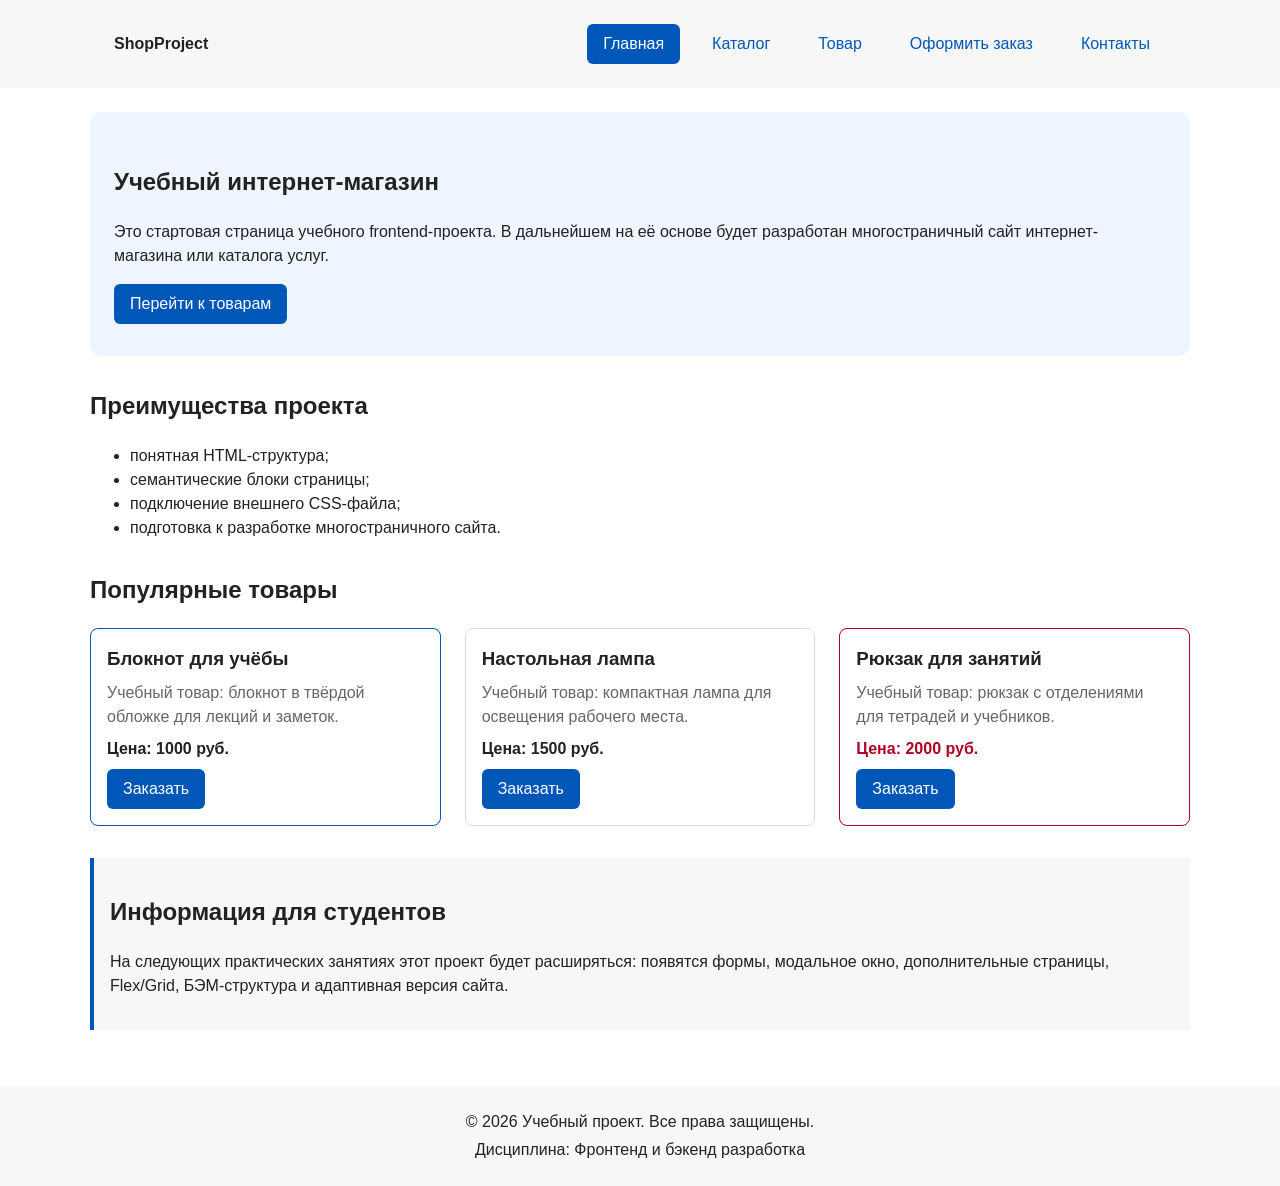
<file: index.html>
<!DOCTYPE html>
<html lang="ru">
<head>
  <meta charset="UTF-8">
  <meta name="viewport" content="width=device-width, initial-scale=1.0">
  <title>Учебный интернет-магазин</title>
  <link rel="stylesheet" href="css/style.css">
  <script src="js/main.js" defer></script>

  <meta property="og:type" content="website">
  <meta property="og:title" content="Учебный интернет-магазин">
  <meta
    property="og:description"
    content="Учебный frontend-проект интернет-магазина."
  >
  <meta
    property="og:image"
    content="https://ashurvel-rgb.github.io/kr1-html-css-shop/images/preview.jpg"
  >
</head>
<body>
  <!-- Шапка и навигация по разделам текущей страницы. -->
  <header class="site-header">
    <div class="site-header__inner">
      <a class="site-header__logo" href="index.html">ShopProject</a>
      <nav class="site-nav" aria-label="Основная навигация">
        <ul class="site-nav__list">
          <li class="site-nav__item"><a class="site-nav__link site-nav__link--active" href="index.html">Главная</a></li>
          <li class="site-nav__item"><a class="site-nav__link" href="catalog.html">Каталог</a></li>
          <li class="site-nav__item"><a class="site-nav__link" href="product.html">Товар</a></li>
          <li class="site-nav__item"><a class="site-nav__link" href="order.html">Оформить заказ</a></li>
          <li class="site-nav__item"><a class="site-nav__link" href="contacts.html">Контакты</a></li>
        </ul>
      </nav>
    </div>
  </header>

  <!-- Единственный main содержит основное содержимое страницы. -->
  <main>
    <section class="hero">
      <h1 class="hero__title">Учебный интернет-магазин</h1>
      <p class="hero__description">
        Это стартовая страница учебного frontend-проекта.
        В дальнейшем на её основе будет разработан многостраничный сайт
        интернет-магазина или каталога услуг.
      </p>
      <a class="button button--primary hero__action" href="#popular">Перейти к товарам</a>
    </section>

    <section class="section" id="advantages">
      <h2>Преимущества проекта</h2>
      <ul class="advantages-list">
        <li>понятная HTML-структура;</li>
        <li>семантические блоки страницы;</li>
        <li>подключение внешнего CSS-файла;</li>
        <li>подготовка к разработке многостраничного сайта.</li>
      </ul>
    </section>

    <section class="section" id="popular">
      <h2>Популярные товары</h2>
      <div class="products-grid">
        <!-- Каждая карточка — самостоятельный смысловой блок article. -->
        <article class="product-card product-card--featured">
          <h3 class="product-card__title">Блокнот для учёбы</h3>
          <p class="product-card__description">Учебный товар: блокнот в твёрдой обложке для лекций и заметок.</p>
          <p class="product-card__price">Цена: 1000 руб.</p>
          <button class="button button--primary product-card__button" type="button" data-product="Блокнот для учёбы">
            Заказать
          </button>
        </article>
        <article class="product-card">
          <h3 class="product-card__title">Настольная лампа</h3>
          <p class="product-card__description">Учебный товар: компактная лампа для освещения рабочего места.</p>
          <p class="product-card__price">Цена: 1500 руб.</p>
          <button class="button button--primary product-card__button" type="button" data-product="Настольная лампа">
            Заказать
          </button>
        </article>
        <article class="product-card product-card--discount">
          <h3 class="product-card__title">Рюкзак для занятий</h3>
          <p class="product-card__description">Учебный товар: рюкзак с отделениями для тетрадей и учебников.</p>
          <p class="product-card__price">Цена: 2000 руб.</p>
          <button class="button button--primary product-card__button" type="button" data-product="Рюкзак для занятий">
            Заказать
          </button>
        </article>
      </div>
    </section>

    <aside class="aside-info">
      <h2>Информация для студентов</h2>
      <p>
        На следующих практических занятиях этот проект будет расширяться:
        появятся формы, модальное окно, дополнительные страницы, Flex/Grid,
        БЭМ-структура и адаптивная версия сайта.
      </p>
    </aside>
  </main>

  <footer class="site-footer" id="contacts">
    <p class="site-footer__text">&copy; 2026 Учебный проект. Все права защищены.</p>
    <p class="site-footer__text">Дисциплина: Фронтенд и бэкенд разработка</p>
  </footer>
<dialog class="order-dialog" id="order-dialog" aria-labelledby="order-dialog-title">
  <h2 class="order-dialog__title" id="order-dialog-title">Оформление заявки</h2>

  <form class="order-form" id="order-form" action="#" method="post" novalidate>
    <input id="selected-product" name="selected-product" type="hidden">

    <div class="order-form__field">
      <label class="order-form__label" for="order-name">Имя</label>
      <input
        class="order-form__input"
        id="order-name"
        name="name"
        type="text"
        placeholder="Введите ваше имя"
        minlength="2"
        autocomplete="given-name"
        required
      >
    </div>

    <div class="order-form__field">
      <label class="order-form__label" for="order-email">E-mail</label>
      <input
        class="order-form__input"
        id="order-email"
        name="email"
        type="email"
        placeholder="example@mail.ru"
        autocomplete="email"
        required
      >
    </div>

    <div class="order-form__field">
      <label class="order-form__label" for="order-phone">Телефон</label>
      <input
        class="order-form__input"
        id="order-phone"
        name="phone"
        type="tel"
        inputmode="tel"
        placeholder="+7 (900) 000-00-00"
        pattern="^\+7 \(\d{3}\) \d{3}-\d{2}-\d{2}$"
        required
      >
      <small class="order-form__hint">Формат: +7 (988) 888-88-88</small>
    </div>

    <div class="order-form__field">
      <label class="order-form__label" for="order-date">Дата связи</label>
      <input
        class="order-form__input"
        id="order-date"
        name="date"
        type="date"
      >
    </div>

    <div class="order-form__field">
      <label class="order-form__label" for="order-topic">Тема заявки</label>
      <select class="order-form__select" id="order-topic" name="topic" required>
        <option value="">Выберите тему</option>
        <option value="product">Заказ товара</option>
        <option value="consultation">Консультация</option>
        <option value="delivery">Доставка</option>
      </select>
    </div>

    <div class="order-form__field">
      <label class="order-form__label" for="order-comment">Комментарий</label>
      <textarea
        class="order-form__textarea"
        id="order-comment"
        name="comment"
        rows="4"
        placeholder="Укажите дополнительную информацию"
      ></textarea>
    </div>

    <div class="order-form__field order-form__field--checkbox">
      <label class="order-form__label order-form__label--checkbox">
        <input
          class="order-form__input order-form__input--checkbox"
          id="order-agreement"
          name="agreement"
          type="checkbox"
          required
        >
        Я согласен на обработку данных
      </label>
    </div>

    <div class="order-form__actions">
      <button class="button button--secondary" type="button" id="close-order-dialog">Закрыть</button>
      <button class="button button--primary" type="submit">Отправить заявку</button>
    </div>
  </form>
</dialog>

<p class="success-message" id="success-message" hidden>
  Форма успешно отправлена!
</p>

</body>
</html>
</file>
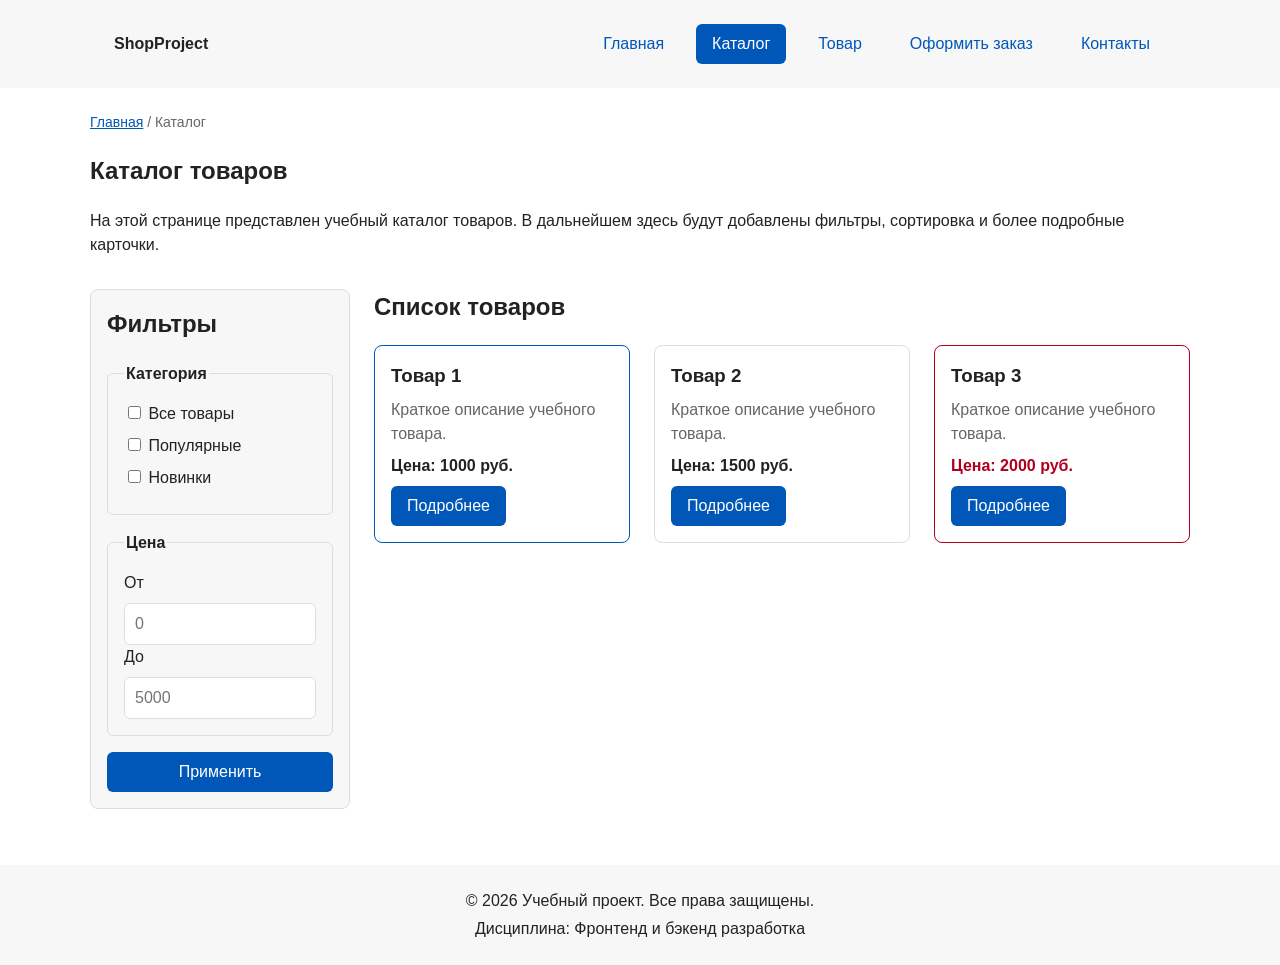
<file: catalog.html>
<!DOCTYPE html>
<html lang="ru">
<head>
  <meta charset="UTF-8">
  <meta name="viewport" content="width=device-width, initial-scale=1.0">
  <title>Учебный интернет-магазин</title>
  <link rel="stylesheet" href="css/style.css">
  <script src="js/main.js" defer></script>

  <meta property="og:type" content="website">
  <meta property="og:title" content="Учебный интернет-магазин">
  <meta
    property="og:description"
    content="Учебный frontend-проект интернет-магазина."
  >
  <meta
    property="og:image"
    content="https://ashurvel-rgb.github.io/kr1-html-css-shop/images/preview.jpg"
  >
</head>
<body>
  <header class="site-header">
    <div class="site-header__inner">
      <a class="site-header__logo" href="index.html">ShopProject</a>

      <nav class="site-nav" aria-label="Основная навигация">
        <ul class="site-nav__list">
          <li class="site-nav__item"><a class="site-nav__link" href="index.html">Главная</a></li>
          <li class="site-nav__item"><a class="site-nav__link site-nav__link--active" href="catalog.html">Каталог</a></li>
          <li class="site-nav__item"><a class="site-nav__link" href="product.html">Товар</a></li>
          <li class="site-nav__item"><a class="site-nav__link" href="order.html">Оформить заказ</a></li>
          <li class="site-nav__item"><a class="site-nav__link" href="contacts.html">Контакты</a></li>
        </ul>
      </nav>
    </div>
  </header>

  <main>
    <nav class="breadcrumbs" aria-label="Хлебные крошки">
      <a class="breadcrumbs__link" href="index.html">Главная</a>
      <span class="breadcrumbs__current">Каталог</span>
    </nav>

    <section class="section">
      <h1>Каталог товаров</h1>
      <p>
        На этой странице представлен учебный каталог товаров.
        В дальнейшем здесь будут добавлены фильтры, сортировка и более
        подробные карточки.
      </p>
    </section>

    <section class="catalog-layout">
      <aside class="catalog-filters">
        <h2 class="catalog-filters__title">Фильтры</h2>

        <form class="filters-form" action="#" method="get">
          <fieldset class="filters-form__group">
            <legend class="filters-form__legend">Категория</legend>

            <label class="filters-form__label">
              <input class="filters-form__input" type="checkbox" name="category" value="all">
              Все товары
            </label>
            <label class="filters-form__label">
              <input class="filters-form__input" type="checkbox" name="category" value="popular">
              Популярные
            </label>
            <label class="filters-form__label">
              <input class="filters-form__input" type="checkbox" name="category" value="new">
              Новинки
            </label>
          </fieldset>

          <fieldset class="filters-form__group">
            <legend class="filters-form__legend">Цена</legend>

            <label class="filters-form__label" for="price-from">От</label>
            <input class="filters-form__input filters-form__input--number" id="price-from" name="price-from" type="number" min="0" placeholder="0">

            <label class="filters-form__label" for="price-to">До</label>
            <input class="filters-form__input filters-form__input--number" id="price-to" name="price-to" type="number" min="0" placeholder="5000">
          </fieldset>

          <button class="button button--primary" type="submit">Применить</button>
        </form>
      </aside>

      <section class="catalog-products">
        <h2 class="catalog-products__title">Список товаров</h2>

        <div class="products-grid">
          <article class="product-card product-card--featured">
            <h3 class="product-card__title">Товар 1</h3>
            <p class="product-card__description">Краткое описание учебного товара.</p>
            <p class="product-card__price">Цена: 1000 руб.</p>
            <a class="button button--primary product-card__button" href="product.html">Подробнее</a>
          </article>

          <article class="product-card">
            <h3 class="product-card__title">Товар 2</h3>
            <p class="product-card__description">Краткое описание учебного товара.</p>
            <p class="product-card__price">Цена: 1500 руб.</p>
            <a class="button button--primary product-card__button" href="product.html">Подробнее</a>
          </article>

          <article class="product-card product-card--discount">
            <h3 class="product-card__title">Товар 3</h3>
            <p class="product-card__description">Краткое описание учебного товара.</p>
            <p class="product-card__price">Цена: 2000 руб.</p>
            <a class="button button--primary product-card__button" href="product.html">Подробнее</a>
          </article>
        </div>
      </section>
    </section>
  </main>

  <footer class="site-footer">
    <p class="site-footer__text">&copy; 2026 Учебный проект. Все права защищены.</p>
    <p class="site-footer__text">Дисциплина: Фронтенд и бэкенд разработка</p>
  </footer>
</body>
</html>
</file>
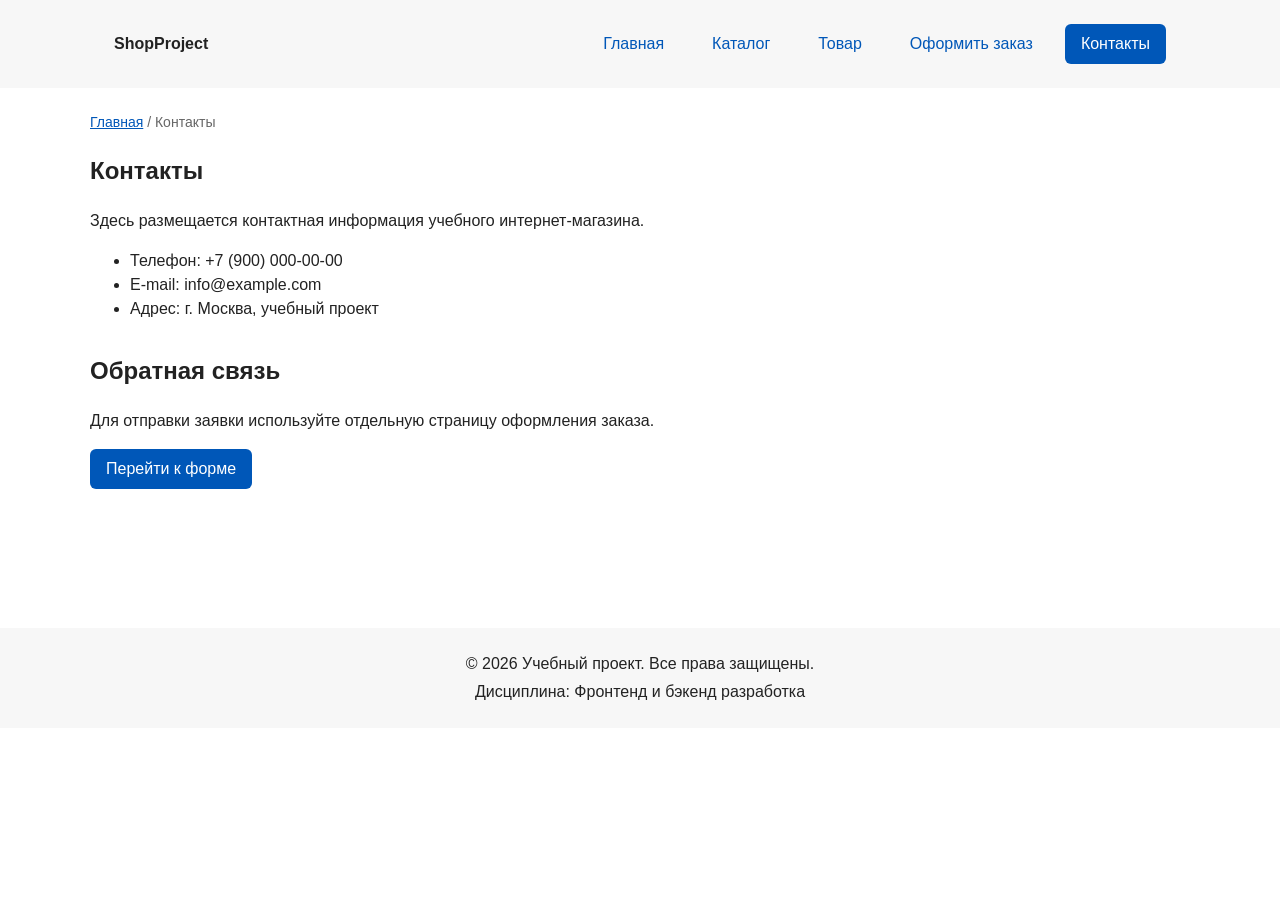
<file: contacts.html>
<!DOCTYPE html>
<html lang="ru">
<head>
  <meta charset="UTF-8">
  <meta name="viewport" content="width=device-width, initial-scale=1.0">
  <meta name="description" content="Контактная информация учебного интернет-магазина.">
  <title>Контакты — Учебный интернет-магазин</title>
  <link rel="stylesheet" href="css/style.css">
  <meta property="og:type" content="website">
  <meta property="og:title" content="Контакты — ShopProject">
  <meta property="og:description" content="Контакты учебного интернет-магазина.">
  <meta property="og:image" content="https://ashurvel-rgb.github.io/kr1-html-css-shop/images/preview.jpg">
</head>
<body>
  <header class="site-header">
    <div class="site-header__inner">
      <a class="site-header__logo" href="index.html">ShopProject</a>

      <nav class="site-nav" aria-label="Основная навигация">
        <ul class="site-nav__list">
          <li class="site-nav__item"><a class="site-nav__link" href="index.html">Главная</a></li>
          <li class="site-nav__item"><a class="site-nav__link" href="catalog.html">Каталог</a></li>
          <li class="site-nav__item"><a class="site-nav__link" href="product.html">Товар</a></li>
          <li class="site-nav__item"><a class="site-nav__link" href="order.html">Оформить заказ</a></li>
          <li class="site-nav__item"><a class="site-nav__link site-nav__link--active" href="contacts.html">Контакты</a></li>
        </ul>
      </nav>
    </div>
  </header>

  <main>
    <nav class="breadcrumbs" aria-label="Хлебные крошки">
      <a class="breadcrumbs__link" href="index.html">Главная</a>
      <span class="breadcrumbs__current">Контакты</span>
    </nav>

    <section class="section">
      <h1>Контакты</h1>
      <p>
        Здесь размещается контактная информация учебного интернет-магазина.
      </p>

      <ul>
        <li>Телефон: +7 (900) 000-00-00</li>
        <li>E-mail: info@example.com</li>
        <li>Адрес: г. Москва, учебный проект</li>
      </ul>
    </section>

    <section class="section" id="feedback">
      <h2>Обратная связь</h2>
      <p>Для отправки заявки используйте отдельную страницу оформления заказа.</p>
      <a class="button button--primary" href="order.html">Перейти к форме</a>
    </section>
  </main>

  <footer class="site-footer">
    <p class="site-footer__text">&copy; 2026 Учебный проект. Все права защищены.</p>
    <p class="site-footer__text">Дисциплина: Фронтенд и бэкенд разработка</p>
  </footer>
</body>
</html>
</file>
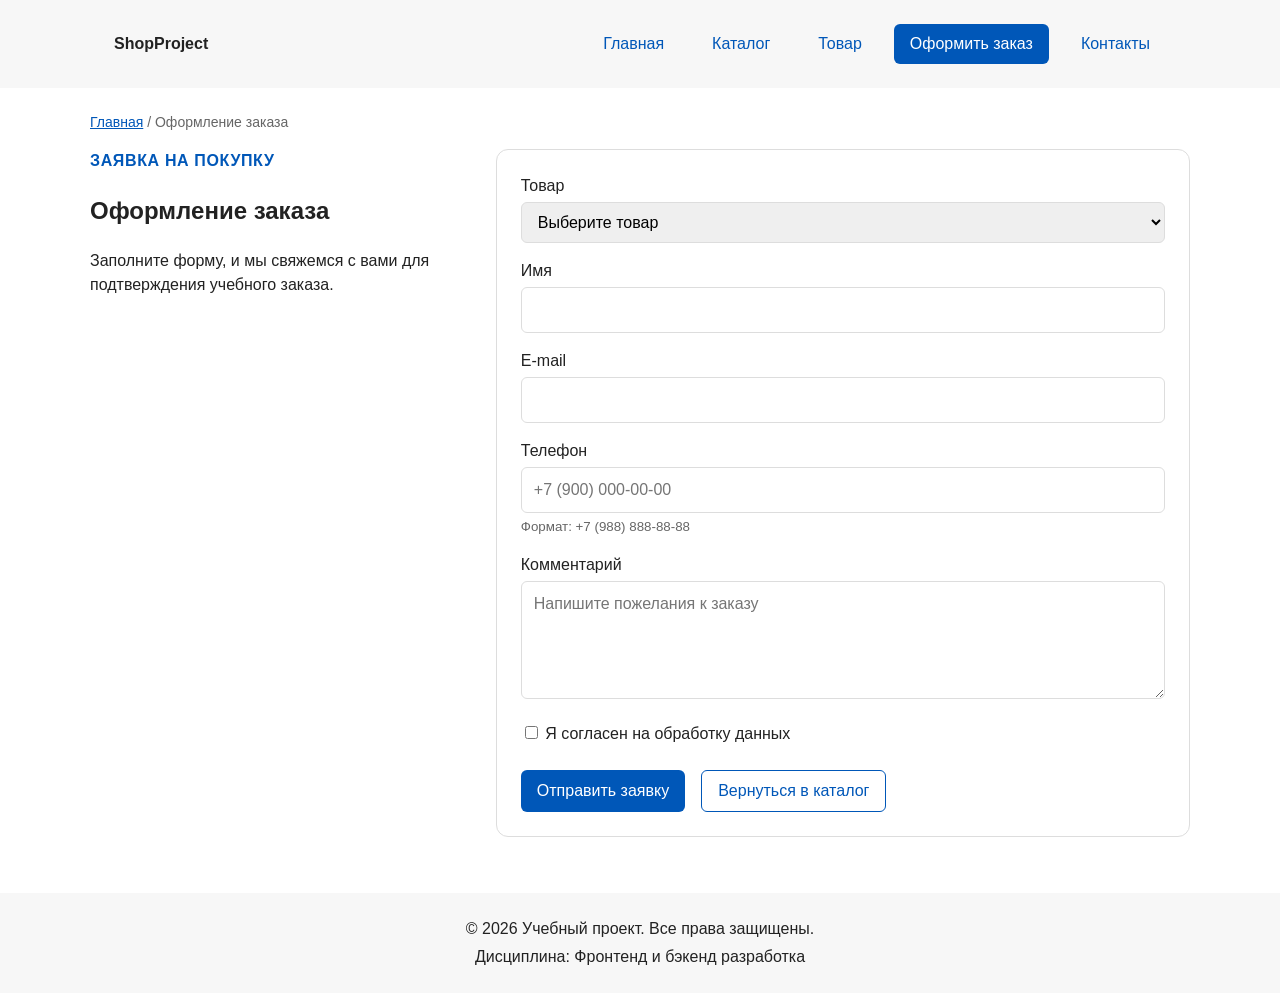
<file: order.html>
<!DOCTYPE html>
<html lang="ru">
<head>
  <meta charset="UTF-8">
  <meta name="viewport" content="width=device-width, initial-scale=1.0">
  <meta name="description" content="Оформление заявки в учебном интернет-магазине.">
  <title>Оформление заказа — ShopProject</title>
  <link rel="stylesheet" href="css/style.css">
  <script src="js/main.js" defer></script>
  <meta property="og:type" content="website">
  <meta property="og:title" content="Оформление заказа — ShopProject">
  <meta property="og:description" content="Форма заявки учебного интернет-магазина.">
  <meta property="og:image" content="https://ashurvel-rgb.github.io/kr1-html-css-shop/images/preview.jpg">
</head>
<body>
  <header class="site-header">
    <div class="site-header__inner">
      <a class="site-header__logo" href="index.html">ShopProject</a>
      <nav class="site-nav" aria-label="Основная навигация">
        <ul class="site-nav__list">
          <li class="site-nav__item"><a class="site-nav__link" href="index.html">Главная</a></li>
          <li class="site-nav__item"><a class="site-nav__link" href="catalog.html">Каталог</a></li>
          <li class="site-nav__item"><a class="site-nav__link" href="product.html">Товар</a></li>
          <li class="site-nav__item"><a class="site-nav__link site-nav__link--active" href="order.html">Оформить заказ</a></li>
          <li class="site-nav__item"><a class="site-nav__link" href="contacts.html">Контакты</a></li>
        </ul>
      </nav>
    </div>
  </header>

  <main>
    <nav class="breadcrumbs" aria-label="Хлебные крошки">
      <a class="breadcrumbs__link" href="index.html">Главная</a>
      <span class="breadcrumbs__current">Оформление заказа</span>
    </nav>

    <section class="order-page" aria-labelledby="order-page-title">
      <div class="order-page__intro">
        <p class="order-page__eyebrow">Заявка на покупку</p>
        <h1 id="order-page-title">Оформление заказа</h1>
        <p>Заполните форму, и мы свяжемся с вами для подтверждения учебного заказа.</p>
      </div>

      <form class="order-form order-form--standalone" id="page-order-form" action="#" method="post" novalidate>
        <div class="order-form__field">
          <label class="order-form__label" for="page-order-product">Товар</label>
          <select class="order-form__select" id="page-order-product" name="product" required>
            <option value="">Выберите товар</option>
            <option value="notebook">Блокнот для учёбы</option>
            <option value="lamp">Настольная лампа</option>
            <option value="backpack">Рюкзак для занятий</option>
          </select>
        </div>

        <div class="order-form__field">
          <label class="order-form__label" for="page-order-name">Имя</label>
          <input class="order-form__input" id="page-order-name" name="name" type="text" minlength="2" autocomplete="name" required>
        </div>

        <div class="order-form__field">
          <label class="order-form__label" for="page-order-email">E-mail</label>
          <input class="order-form__input" id="page-order-email" name="email" type="email" autocomplete="email" required>
        </div>

        <div class="order-form__field">
          <label class="order-form__label" for="page-order-phone">Телефон</label>
          <input class="order-form__input" id="page-order-phone" name="phone" type="tel" inputmode="tel" placeholder="+7 (900) 000-00-00" pattern="^\+7 \(\d{3}\) \d{3}-\d{2}-\d{2}$" required>
          <small class="order-form__hint">Формат: +7 (988) 888-88-88</small>
        </div>

        <div class="order-form__field">
          <label class="order-form__label" for="page-order-comment">Комментарий</label>
          <textarea class="order-form__textarea" id="page-order-comment" name="comment" rows="4" placeholder="Напишите пожелания к заказу"></textarea>
        </div>

        <div class="order-form__field order-form__field--checkbox">
          <label class="order-form__label order-form__label--checkbox">
            <input class="order-form__input order-form__input--checkbox" name="agreement" type="checkbox" required>
            Я согласен на обработку данных
          </label>
        </div>

        <div class="order-form__actions">
          <button class="button button--primary" type="submit">Отправить заявку</button>
          <a class="button button--secondary" href="catalog.html">Вернуться в каталог</a>
        </div>
      </form>

      <p class="success-message" id="page-success-message" hidden>Заявка успешно отправлена!</p>
    </section>
  </main>

  <footer class="site-footer">
    <p class="site-footer__text">&copy; 2026 Учебный проект. Все права защищены.</p>
    <p class="site-footer__text">Дисциплина: Фронтенд и бэкенд разработка</p>
  </footer>
</body>
</html>
</file>
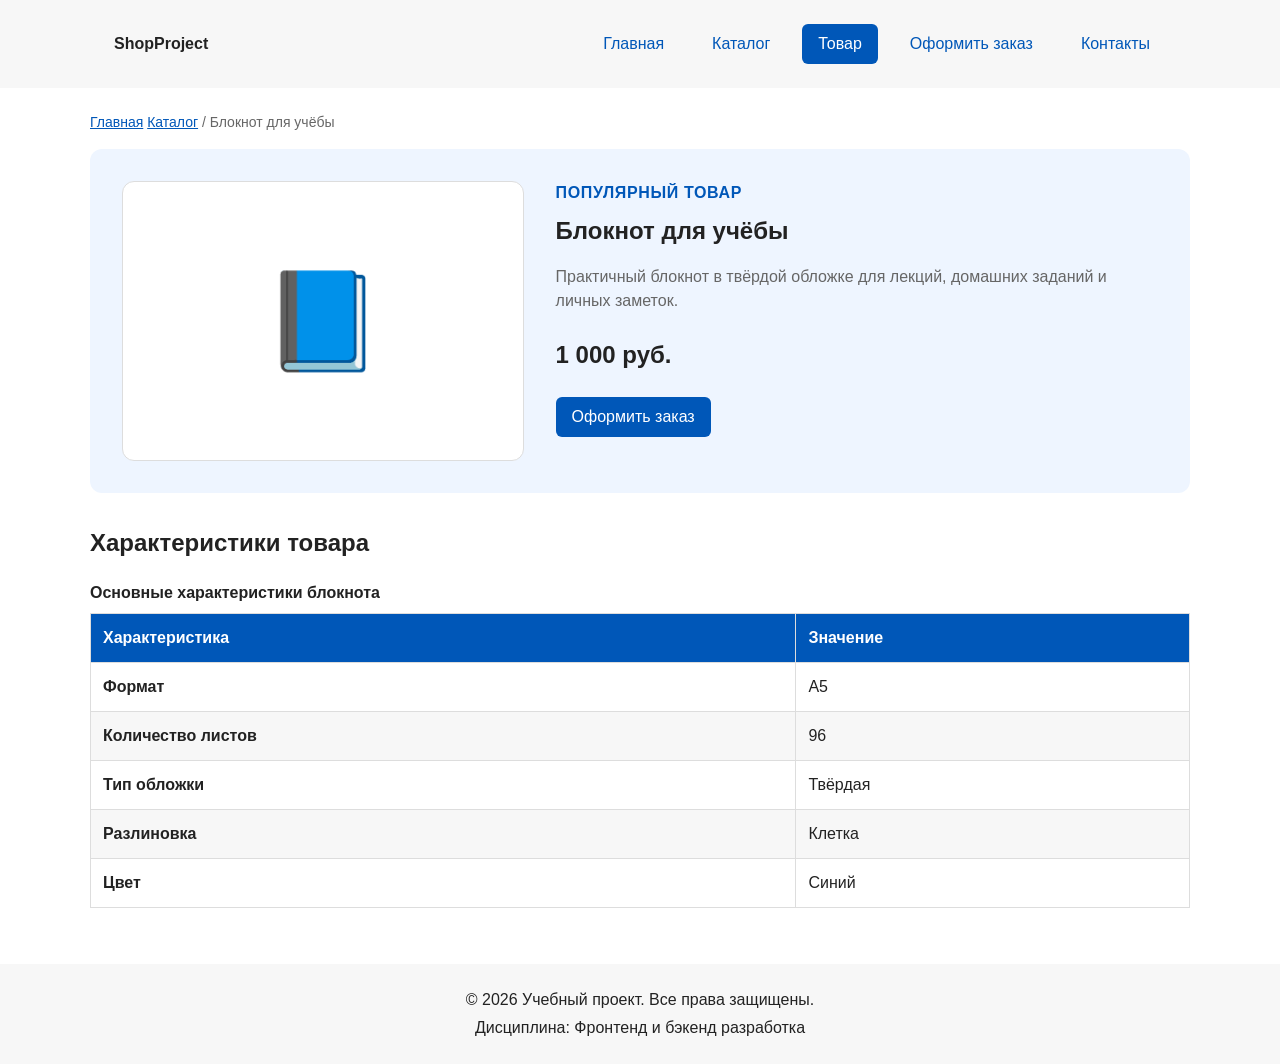
<file: product.html>
<!DOCTYPE html>
<html lang="ru">
<head>
  <meta charset="UTF-8">
  <meta name="viewport" content="width=device-width, initial-scale=1.0">
  <meta name="description" content="Карточка учебного товара — блокнота для учёбы.">
  <title>Блокнот для учёбы — ShopProject</title>
  <link rel="stylesheet" href="css/style.css">
  <script src="js/main.js" defer></script>
  <meta property="og:type" content="website">
  <meta property="og:title" content="Блокнот для учёбы — ShopProject">
  <meta property="og:description" content="Карточка популярного товара учебного интернет-магазина.">
  <meta property="og:image" content="https://ashurvel-rgb.github.io/kr1-html-css-shop/images/preview.jpg">
</head>
<body>
  <header class="site-header">
    <div class="site-header__inner">
      <a class="site-header__logo" href="index.html">ShopProject</a>
      <nav class="site-nav" aria-label="Основная навигация">
        <ul class="site-nav__list">
          <li class="site-nav__item"><a class="site-nav__link" href="index.html">Главная</a></li>
          <li class="site-nav__item"><a class="site-nav__link" href="catalog.html">Каталог</a></li>
          <li class="site-nav__item"><a class="site-nav__link site-nav__link--active" href="product.html">Товар</a></li>
          <li class="site-nav__item"><a class="site-nav__link" href="order.html">Оформить заказ</a></li>
          <li class="site-nav__item"><a class="site-nav__link" href="contacts.html">Контакты</a></li>
        </ul>
      </nav>
    </div>
  </header>

  <main>
    <nav class="breadcrumbs" aria-label="Хлебные крошки">
      <a class="breadcrumbs__link" href="index.html">Главная</a>
      <a class="breadcrumbs__link" href="catalog.html">Каталог</a>
      <span class="breadcrumbs__current">Блокнот для учёбы</span>
    </nav>

    <article class="product-detail">
      <div class="product-detail__media" aria-hidden="true">📘</div>
      <div class="product-detail__content">
        <p class="product-detail__badge">Популярный товар</p>
        <h1 class="product-detail__title">Блокнот для учёбы</h1>
        <p class="product-detail__description">
          Практичный блокнот в твёрдой обложке для лекций, домашних заданий и личных заметок.
        </p>
        <p class="product-detail__price">1 000 руб.</p>
        <a class="button button--primary" href="order.html?product=notebook">Оформить заказ</a>
      </div>
    </article>

    <section class="section" aria-labelledby="characteristics-title">
      <h2 id="characteristics-title">Характеристики товара</h2>
      <div class="table-wrapper">
        <table class="product-table">
          <caption class="product-table__caption">Основные характеристики блокнота</caption>
          <thead class="product-table__head">
            <tr>
              <th scope="col">Характеристика</th>
              <th scope="col">Значение</th>
            </tr>
          </thead>
          <tbody class="product-table__body">
            <tr><th scope="row">Формат</th><td>A5</td></tr>
            <tr><th scope="row">Количество листов</th><td>96</td></tr>
            <tr><th scope="row">Тип обложки</th><td>Твёрдая</td></tr>
            <tr><th scope="row">Разлиновка</th><td>Клетка</td></tr>
            <tr><th scope="row">Цвет</th><td>Синий</td></tr>
          </tbody>
        </table>
      </div>
    </section>
  </main>

  <footer class="site-footer">
    <p class="site-footer__text">&copy; 2026 Учебный проект. Все права защищены.</p>
    <p class="site-footer__text">Дисциплина: Фронтенд и бэкенд разработка</p>
  </footer>
</body>
</html>
</file>
<file: css/style.css>
/* ===============================
   1. Переменные проекта
   =============================== */

:root {
  /* Основные цвета проекта */
  --color-bg: #ffffff;
  --color-text: #222222;
  --color-muted: #666666;
  --color-primary: #0057b8;
  --color-primary-dark: #003f86;
  --color-border: #dddddd;
  --color-surface: #f7f7f7;
  --color-surface-accent: #eef5ff;
  --color-danger: #b00020;
  --color-success: #168a2f;
  --color-success-bg: #eefaf0;
  --color-white: #ffffff;

  /* Отступы */
  --space-xs: 4px;
  --space-sm: 8px;
  --space-md: 16px;
  --space-lg: 24px;
  --space-xl: 32px;

  /* Скругления */
  --radius-sm: 6px;
  --radius-md: 8px;
  --radius-lg: 12px;

  /* Размеры */
  --container-width: 1100px;
}

/* ===============================
   2. Базовые стили
   =============================== */

* {
  box-sizing: border-box;
}

body {
  margin: 0;
  font-family: Arial, sans-serif;
  line-height: 1.5;
  color: var(--color-text);
  background-color: var(--color-bg);
}

main {
  min-height: 60vh;
  padding: var(--space-lg);
}

/* ===============================
   3. Общие элементы интерфейса
   =============================== */

a {
  color: var(--color-primary);
}

a:hover {
  color: var(--color-primary-dark);
}

a:focus-visible {
  outline: 2px solid var(--color-primary);
  outline-offset: 3px;
}

.button {
  display: inline-block;
  padding: var(--space-sm) var(--space-md);
  border: none;
  border-radius: var(--radius-sm);
  font: inherit;
  text-decoration: none;
  cursor: pointer;
}

.button--primary {
  color: var(--color-white);
  background-color: var(--color-primary);
}

.button--primary:hover {
  color: var(--color-white);
  background-color: var(--color-primary-dark);
}

.button--secondary {
  color: var(--color-primary);
  background-color: transparent;
  border: 1px solid var(--color-primary);
}

.button--secondary:hover {
  color: var(--color-white);
  background-color: var(--color-primary);
}

.button:focus-visible {
  outline: 2px solid var(--color-primary);
  outline-offset: 3px;
}

.button:disabled,
.button--disabled {
  opacity: 0.6;
  cursor: not-allowed;
}

/* ===============================
   4. Компоненты страницы
   =============================== */

.site-header {
  background-color: var(--color-surface);
}

.site-header__inner {
  display: flex;
  align-items: center;
  justify-content: space-between;
  gap: var(--space-lg);
  max-width: var(--container-width);
  margin: 0 auto;
  padding: var(--space-lg);
}

.site-header__logo {
  font-weight: 700;
  text-decoration: none;
  color: var(--color-text);
}

.site-nav__list {
  display: flex;
  flex-wrap: wrap;
  justify-content: center;
  align-items: center;
  gap: var(--space-md);
  padding: 0;
  margin: 0;
  list-style: none;
}

.site-nav__link {
  display: inline-block;
  padding: var(--space-sm) var(--space-md);
  color: var(--color-primary);
  text-decoration: none;
  border-radius: var(--radius-sm);
}

.site-nav__link:hover {
  color: var(--color-white);
  background-color: var(--color-primary);
}

.site-nav__link:focus-visible {
  outline: 2px solid var(--color-primary);
  outline-offset: 3px;
}

.site-nav__link--active {
  color: var(--color-white);
  background-color: var(--color-primary);
}

.hero {
  max-width: var(--container-width);
  margin: 0 auto var(--space-xl);
  padding: var(--space-xl) var(--space-lg);
  background-color: var(--color-surface-accent);
  border-radius: var(--radius-lg);
}

.section {
  max-width: var(--container-width);
  margin: 0 auto var(--space-xl);
}

.section h2 {
  margin-top: 0;
}

.products-grid {
  display: grid;
  grid-template-columns: repeat(3, 1fr);
  gap: var(--space-lg);
}

.product-card {
  display: flex;
  flex-direction: column;
  gap: var(--space-sm);
  margin-bottom: 0;
  padding: var(--space-md);
  border: 1px solid var(--color-border);
  border-radius: var(--radius-md);
  background-color: var(--color-bg);
}

.product-card:hover {
  border-color: var(--color-primary);
}

.product-card--featured {
  border-color: var(--color-primary);
}

.product-card--discount {
  border-color: var(--color-danger);
}

.product-card__title {
  margin: 0;
  color: var(--color-text);
}

.product-card__description {
  margin: 0;
  color: var(--color-muted);
}

.product-card__price {
  margin: 0;
  font-weight: 700;
}

.product-card--discount .product-card__price {
  color: var(--color-danger);
}

.product-card__button {
  margin-top: auto;
  align-self: flex-start;
}

.aside-info {
  max-width: var(--container-width);
  margin: 0 auto var(--space-xl);
  padding: var(--space-md);
  border-left: 4px solid var(--color-primary);
  background-color: var(--color-surface);
}

.catalog-layout {
  max-width: var(--container-width);
  margin: 0 auto var(--space-xl);
  display: grid;
  grid-template-columns: 260px 1fr;
  grid-template-areas: "filters products";
  gap: var(--space-lg);
}

.catalog-filters {
  grid-area: filters;
  padding: var(--space-md);
  border: 1px solid var(--color-border);
  border-radius: var(--radius-md);
  background-color: var(--color-surface);
}

.catalog-filters__title,
.catalog-products__title {
  margin-top: 0;
}

.catalog-products {
  grid-area: products;
}

.filters-form {
  display: grid;
  gap: var(--space-md);
}

.filters-form__group {
  margin: 0;
  padding: var(--space-md);
  border: 1px solid var(--color-border);
  border-radius: var(--radius-sm);
}

.filters-form__legend {
  font-weight: 700;
}

.filters-form__label {
  display: block;
  margin-bottom: var(--space-sm);
}

.filters-form__input--number {
  width: 100%;
  padding: 8px 10px;
  border: 1px solid var(--color-border);
  border-radius: var(--radius-sm);
  font: inherit;
}

/* ===============================
   5. Форма и модальное окно
   =============================== */

.order-dialog {
  width: min(100% - 32px, 560px);
  padding: var(--space-lg);
  border: none;
  border-radius: var(--radius-lg);
}

.order-dialog::backdrop {
  background-color: rgba(0, 0, 0, 0.5);
}

.order-dialog__title {
  margin-top: 0;
}

.order-form__field {
  margin-bottom: var(--space-md);
}

.order-form__label {
  display: block;
  margin-bottom: var(--space-xs);
}

.order-form__input,
.order-form__select,
.order-form__textarea {
  width: 100%;
  padding: 10px 12px;
  border: 1px solid var(--color-border);
  border-radius: var(--radius-sm);
  font: inherit;
}

.order-form__input--checkbox {
  width: auto;
}

.order-form__hint {
  display: block;
  margin-top: var(--space-xs);
  color: var(--color-muted);
}

.order-form__input:hover,
.order-form__select:hover,
.order-form__textarea:hover {
  border-color: var(--color-primary);
}

.order-form__input:focus-visible,
.order-form__select:focus-visible,
.order-form__textarea:focus-visible {
  outline: 2px solid var(--color-primary);
  outline-offset: 3px;
}

.order-form [aria-invalid="true"] {
  border-color: var(--color-danger);
}

.order-form__actions {
  display: flex;
  gap: var(--space-md);
  margin-top: var(--space-lg);
}

.success-message {
  max-width: var(--container-width);
  margin: var(--space-lg) auto;
  padding: var(--space-md);
  border-left: 4px solid var(--color-success);
  background-color: var(--color-success-bg);
}

.order-form--standalone {
  padding: var(--space-lg);
  border: 1px solid var(--color-border);
  border-radius: var(--radius-lg);
  background-color: var(--color-bg);
}

.order-page {
  display: grid;
  grid-template-columns: minmax(220px, 0.7fr) minmax(320px, 1.3fr);
  gap: var(--space-xl);
  max-width: var(--container-width);
  margin: 0 auto var(--space-xl);
  align-items: start;
}

.order-page__eyebrow,
.product-detail__badge {
  margin: 0 0 var(--space-sm);
  color: var(--color-primary);
  font-weight: 700;
  text-transform: uppercase;
  letter-spacing: 0.04em;
}

.product-detail {
  display: grid;
  grid-template-columns: minmax(240px, 0.8fr) minmax(320px, 1.2fr);
  gap: var(--space-xl);
  max-width: var(--container-width);
  margin: 0 auto var(--space-xl);
  padding: var(--space-xl);
  border-radius: var(--radius-lg);
  background-color: var(--color-surface-accent);
}

.product-detail__media {
  display: grid;
  min-height: 280px;
  place-items: center;
  border: 1px solid var(--color-border);
  border-radius: var(--radius-lg);
  background-color: var(--color-white);
  font-size: 96px;
}

.product-detail__title {
  margin: 0 0 var(--space-md);
}

.product-detail__description {
  color: var(--color-muted);
}

.product-detail__price {
  font-size: 1.5rem;
  font-weight: 700;
}

.table-wrapper {
  overflow-x: auto;
}

.product-table {
  width: 100%;
  border-collapse: collapse;
  background-color: var(--color-bg);
}

.product-table__caption {
  margin-bottom: var(--space-sm);
  text-align: left;
  font-weight: 700;
}

.product-table th,
.product-table td {
  padding: 12px;
  border: 1px solid var(--color-border);
  text-align: left;
}

.product-table__head {
  color: var(--color-white);
  background-color: var(--color-primary);
}

.product-table__body tr:nth-child(even) {
  background-color: var(--color-surface);
}
.breadcrumbs {
  max-width: var(--container-width);
  margin: 0 auto var(--space-md);
  font-size: 14px;
  color: var(--color-muted);
}

.breadcrumbs__link {
  color: var(--color-primary);
}

.breadcrumbs__current::before {
  content: " / ";
  color: var(--color-muted);
}

.site-footer {
  padding: var(--space-lg);
  background-color: var(--color-surface);
  text-align: center;
}

.site-footer__text {
  margin: 0;
}

.site-footer__text + .site-footer__text {
  margin-top: var(--space-xs);
}
html {
  scroll-behavior: smooth;
}
:target {
  outline: 2px dashed var(--color-primary);
  outline-offset: 4px;
}

@media (max-width: 820px) {
  .site-header__inner {
    flex-direction: column;
    align-items: flex-start;
  }

  .site-nav__list {
    justify-content: flex-start;
  }

  .products-grid,
  .catalog-layout,
  .order-page,
  .product-detail {
    grid-template-columns: 1fr;
  }

  .catalog-layout {
    grid-template-areas:
      "filters"
      "products";
  }
}

@media (max-width: 520px) {
  main,
  .site-header__inner,
  .site-footer,
  .hero,
  .product-detail,
  .order-form--standalone {
    padding: var(--space-md);
  }

  .site-nav__list,
  .order-form__actions {
    flex-direction: column;
    align-items: stretch;
  }

  .site-nav__link,
  .button {
    width: 100%;
    text-align: center;
  }
}
</file>
